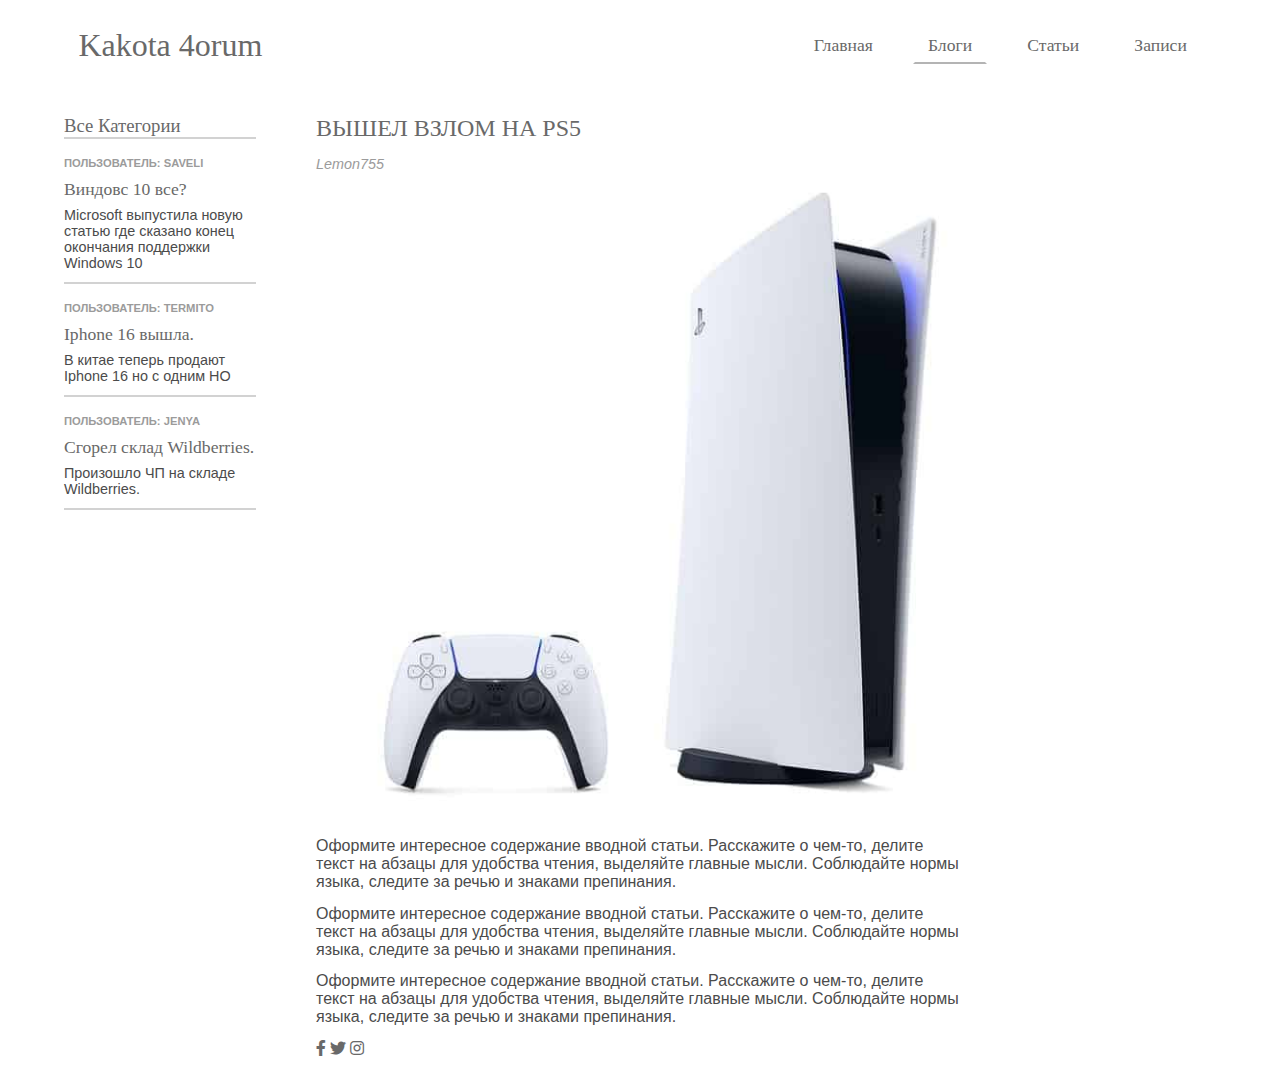
<file: index.html>
<!DOCTYPE html>
<html lang="en">
<head>
                <meta charset="UTF-8">
                <!-- Обеспечивает правильное масштабирование на мобильных устройствах -->
                <meta name="viewport" content="width=device-width, initial-scale=1.0">
                <title>Kakota 4orum</title>
                <!-- Подключает внешний CSS-файл -->
                <link rel="stylesheet" href="style.css">
                <!-- Подключает FontAwesome для использования иконок -->
                <link rel="stylesheet" href="https://cdnjs.cloudflare.com/ajax/libs/font-awesome/5.15.3/css/all.min.css" integrity="sha512-********" crossorigin="anonymous" />
</head>
<body>
                <!-- Контейнер для всего содержимого страницы -->
                <div class="container">
                                <!-- Шапка сайта -->
                                <header>
                                                <!-- Заголовок или логотип -->
                                                <h1>Kakota 4orum</h1>
                                                <!-- Навигационное меню -->
                                                <nav>
                                                                <a href="">Главная</a>
                                                                <a class="active" href="">Блоги</a>
                                                                <a href="">Статьи</a>
                                                                <a href="">Записи</a>
                                                </nav>
                                </header>
                                <!-- Основной контент страницы -->
                                <main>
                                                <!-- Левая боковая панель -->
                                                <aside>
                                                                <div>
                                                                                <h3>Все категории</h3>
                                                                                <!-- Блок новости -->
                                                                                <article class="news">
                                                                                                <strong>Пользователь: Saveli</strong>
                                                                                                <h2><a href="Windows10end.html">Виндовс 10 все?</a></h2>
                                                                                                <p>Microsoft выпустила новую статью где сказано конец окончания поддержки Windows 10</p>
                                                                                </article>
                                                                                <!-- Блок новости -->
                                                                                <article class="news">
                                                                                                <strong>Пользователь: Termito</strong>
                                                                                                <h2><a href="">Iphone 16 вышла.</a></h2>
                                                                                                <p>В китае теперь продают Iphone 16 но с одним НО</p>
                                                                                </article>
                                                                                <!-- Блок новости -->
                                                                                <article class="news">
                                                                                                <strong>Пользователь: Jenya</strong>
                                                                                                <h2><a href="">Сгорел склад Wildberries.</a></h2>
                                                                                                <p>Произошло ЧП на складе Wildberries.</p>
                                                                                </article>        
                                                </aside>
                                                <!-- Основной контент -->
                                                <section>
                                                                <article>
                                                                                <!-- Заголовок статьи -->
                                                                                <h2>Вышел взлом на PS5</h2>
                                                                                <!-- Авторство -->
                                                                                <em>Lemon755</em>
                                                                                <!-- Изображение статьи -->
                                                                                <img src="ps5-console.jpg" alt="">
                                                                                <!-- Текст статьи -->
                                                                                <p>Оформите интересное содержание вводной статьи. Расскажите о чем-то, делите текст на абзацы для удобства чтения, выделяйте главные мысли. Соблюдайте нормы языка, следите за речью и знаками препинания.</p>
                                                                                <p>Оформите интересное содержание вводной статьи. Расскажите о чем-то, делите текст на абзацы для удобства чтения, выделяйте главные мысли. Соблюдайте нормы языка, следите за речью и знаками препинания.</p>
                                                                                <p>Оформите интересное содержание вводной статьи. Расскажите о чем-то, делите текст на абзацы для удобства чтения, выделяйте главные мысли. Соблюдайте нормы языка, следите за речью и знаками препинания.</p>
                                                                                
                                                                                <!-- Ссылки на социальные сети -->
                                                                                <div class="social"> <a class="social-link" href="#" title="Facebook">
                                                                                                        <i class="fab fa-facebook-f"></i>
                                                                                        </a>
                                                                                        <a class="social-link" href="#" title="Twitter">
                                                                                                        <i class="fab fa-twitter"></i>
                                                                                        </a>
                                                                                        <a class="social-link" href="#" title="Instagram">
                                                                                                        <i class="fab fa-instagram"></i>
                                                                                        </a>
                                                                        </div>
                                                                </article>
                                                </section>
                                                <!-- Правая боковая панель -->
                                                <aside>
                                                                <div>
                                                                </div>
                                                </aside>
                                </main>
                </div>
</body>
</html>
</file>
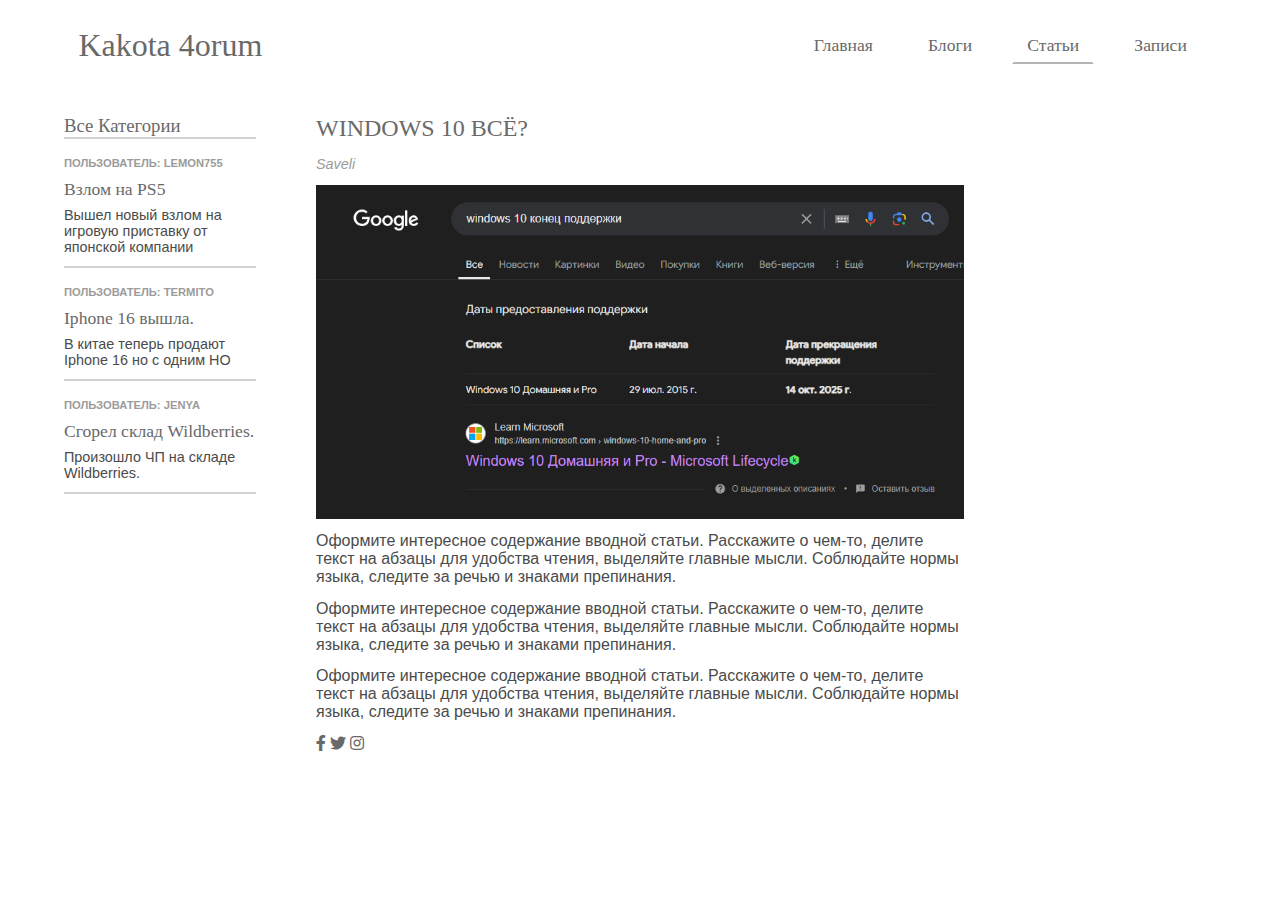
<file: Windows10end.html>
<!DOCTYPE html>
<html lang="en">
<head>
                <meta charset="UTF-8">
                <!-- Обеспечивает правильное масштабирование на мобильных устройствах -->
                <meta name="viewport" content="width=device-width, initial-scale=1.0">
                <title>Kakota 4orum</title>
                <!-- Подключает внешний CSS-файл -->
                <link rel="stylesheet" href="style.css">
                <!-- Подключает FontAwesome для использования иконок -->
                <link rel="stylesheet" href="https://cdnjs.cloudflare.com/ajax/libs/font-awesome/5.15.3/css/all.min.css" integrity="sha512-********" crossorigin="anonymous" />
</head>
<body>
                <!-- Контейнер для всего содержимого страницы -->
                <div class="container">
                                <!-- Шапка сайта -->
                                <header>
                                                <!-- Заголовок или логотип -->
                                                <h1>Kakota 4orum</h1>
                                                <!-- Навигационное меню -->
                                                <nav>
                                                                <a href="">Главная</a>
                                                                <a class="" href="">Блоги</a>
                                                                <a class="active" href="">Статьи</a>
                                                                <a href="">Записи</a>
                                                </nav>
                                </header>
                                <!-- Основной контент страницы -->
                                <main>
                                                <!-- Левая боковая панель -->
                                                <aside>
                                                                <div>
                                                                                <h3>Все категории</h3>
                                                                                <!-- Блок новости -->
                                                                                <article class="news">
                                                                                                <strong>Пользователь: Lemon755</strong>
                                                                                                <h2><a href="index.html">Взлом на PS5</a></h2>
                                                                                                <p>Вышел новый взлом на игровую приставку от японской компании</p>
                                                                                </article>
                                                                                <!-- Блок новости -->
                                                                                <article class="news">
                                                                                                <strong>Пользователь: Termito</strong>
                                                                                                <h2><a href="">Iphone 16 вышла.</a></h2>
                                                                                                <p>В китае теперь продают Iphone 16 но с одним НО</p>
                                                                                </article>
                                                                                <!-- Блок новости -->
                                                                                <article class="news">
                                                                                                <strong>Пользователь: Jenya</strong>
                                                                                                <h2><a href="">Сгорел склад Wildberries.</a></h2>
                                                                                                <p>Произошло ЧП на складе Wildberries.</p>
                                                                                </article>        
                                                </aside>
                                                <!-- Основной контент -->
                                                <section>
                                                                <article>
                                                                                <!-- Заголовок статьи -->
                                                                                <h2>Windows 10 всё?</h2>
                                                                                <!-- Авторство -->
                                                                                <em>Saveli</em>
                                                                                <!-- Изображение статьи -->
                                                                                <img src="Windows10lifetime.png" alt="">
                                                                                <!-- Текст статьи -->
                                                                                <p>Оформите интересное содержание вводной статьи. Расскажите о чем-то, делите текст на абзацы для удобства чтения, выделяйте главные мысли. Соблюдайте нормы языка, следите за речью и знаками препинания.</p>
                                                                                <p>Оформите интересное содержание вводной статьи. Расскажите о чем-то, делите текст на абзацы для удобства чтения, выделяйте главные мысли. Соблюдайте нормы языка, следите за речью и знаками препинания.</p>
                                                                                <p>Оформите интересное содержание вводной статьи. Расскажите о чем-то, делите текст на абзацы для удобства чтения, выделяйте главные мысли. Соблюдайте нормы языка, следите за речью и знаками препинания.</p>
                                                                                
                                                                                <!-- Ссылки на социальные сети -->
                                                                                <div class="social"> <a class="social-link" href="#" title="Facebook">
                                                                                                        <i class="fab fa-facebook-f"></i>
                                                                                        </a>
                                                                                        <a class="social-link" href="#" title="Twitter">
                                                                                                        <i class="fab fa-twitter"></i>
                                                                                        </a>
                                                                                        <a class="social-link" href="#" title="Instagram">
                                                                                                        <i class="fab fa-instagram"></i>
                                                                                        </a>
                                                                        </div>
                                                                </article>
                                                </section>
                                                <!-- Правая боковая панель -->
                                                <aside>
                                                                <div>
                                                                </div>
                                                </aside>
                                </main>
                </div>
</body>
</html>
</file>
<file: style.css>
/* Уберем отступы браузера */
* {
    padding: 0;
    margin: 0;
}
 
html {
    /* Зададим основной размер шрифта */
    font-size: 16px; /* 1em = 16px */
}
 
body {
    /* Скроем контент, превышающий ширину окна браузера */
    overflow-x: hidden;
    /* Устанавливаем основной шрифт контента */
    font-family: Helvetica, Tahoma, Verdana, sans-serif;
    font-size: 1rem; /* 16px */
    color: rgb(75, 75, 75);
}
 
h1, h2, h3, a {
    font-family: 'Bitter', serif;
    font-weight: 400;
    color: rgb(105, 105, 105);
}
 
.container {
    /* Устанавливаем основную ширину равной ширине видимой части окна браузера */
    width: 100vw;
    /* Устанавливаем минимальную ширину, до которой можно сжимать контейнер */
    min-width: 20rem; /* 320px */
    /* Устанавливаем максимальную ширину, до которой можно расширять контейнер */
    max-width: 75rem; /* 1200px */
    /* Центруем контейнер с помощью внешних отступов */
    margin: auto;
    /* Устанавливаем минимальную высоту */
    min-height: 100vh;
    /* В случае, если контента будет много, чтобы появился вертикальный скролл, устанавливаем значение высоты равной содержимому */
    height: auto;
    /* Для более простого расположения элементов на странице, воспользуемся флексбоксом */
    display: flex;
    /* Устанавливаем вертикальное направление основной оси */
    flex-direction: column;
}
 
header {
    flex-basis: 10vh;
    display: flex;
    justify-content: space-between;
    padding: 0 3vw;
}
 
header h1 {
    align-self: center;
}
 
header nav {
    align-self: center;
    display: flex;
}
 
/* Стилевое оформление ссылок основного меню */
header nav a {
    display: block;
    margin-left: 2vw;
    padding: 0.5vw 1vw;
    font-size: 1.1rem;
    text-decoration: none;
    border: 2px solid transparent;
}
 
header nav a:hover,
header nav a.active {
    border-bottom: 2px solid rgba(105, 105, 105, 0.5);
}
 
/* main - основной элемент страницы является одновременно и flex-родителем и flex-контейнером */
main {
    /* Чтобы заполнять все пространство по основной оси основным элементом прописываем свойство flex */
    flex: 1 1 auto;
    display: flex;
    /* Дочерние элементы располагаются слева на право */
    justify-content: space-between;
    padding-top: 2vh;
}
 
main > aside {
    /* Зададим размер левой части по основной оси в процентах */
    flex-basis: 20%;
}
 
main > aside > div {
    /* Задим отступы в процентах (относительно родительского элемента) */
    padding: 3% 10%;
}
 
main > aside > div > * {
    border-bottom: 2px solid rgba(105, 105, 105, 0.3);
    margin-bottom: 2vh;
}
 
main > aside > div > h3 {
    text-transform: capitalize;
}
 
.social a {
    text-decoration: none;
}
 
.news {
    font-size: 0.9rem;
    padding-bottom: 0.3rem; /* ~5px */
}
 
.news > * {
    display: block;
    padding-bottom: 0.4rem; /*~ 7px */
}
 
.news > h2 > a {
    font-size: 1.1rem;
    text-decoration: none;
}
 
.news > strong,
.news > em {
    color: rgb(155, 155, 155);
    font-size: 0.7rem;
}
 
.news > strong {
    text-transform: uppercase;
}
 
main > section {
    /* Заполняем все пространство по основной оси основным элементом */
    flex: 1 1 55%;
}
 
main > section > article {
    padding: 1% 5%;
}
 
main > section > article > * {
    display: block;
    padding-bottom: 1.5vh;
}
 
main > section > article > h2 {
    text-transform: uppercase;
}
 
main > section > article > em {
    color: rgb(155, 155, 155);
    font-size: 0.9rem;
}
 
main > section > article > img {
    width: 100%;
}
 
main > section + aside {
    flex-basis: 20%;
}
 
main > section + aside figure * {
    display: block;
    padding-bottom: 0.4375rem; /* 7px */
}
 
main > section + aside figure img {
    opacity: 0.5;
 
    width: 2rem; /* 32px */
    height: 2rem; /* 32px */
}
 
main > section + aside figure figcaption {
    font-size: 0.9rem;
}
 
main > section + aside figure figcaption em {
    color: rgb(130, 155, 155);
    font-size: 0.7rem;
}

@media screen and (max-width:640) {
aside{
    display:none
}
}
</file>
